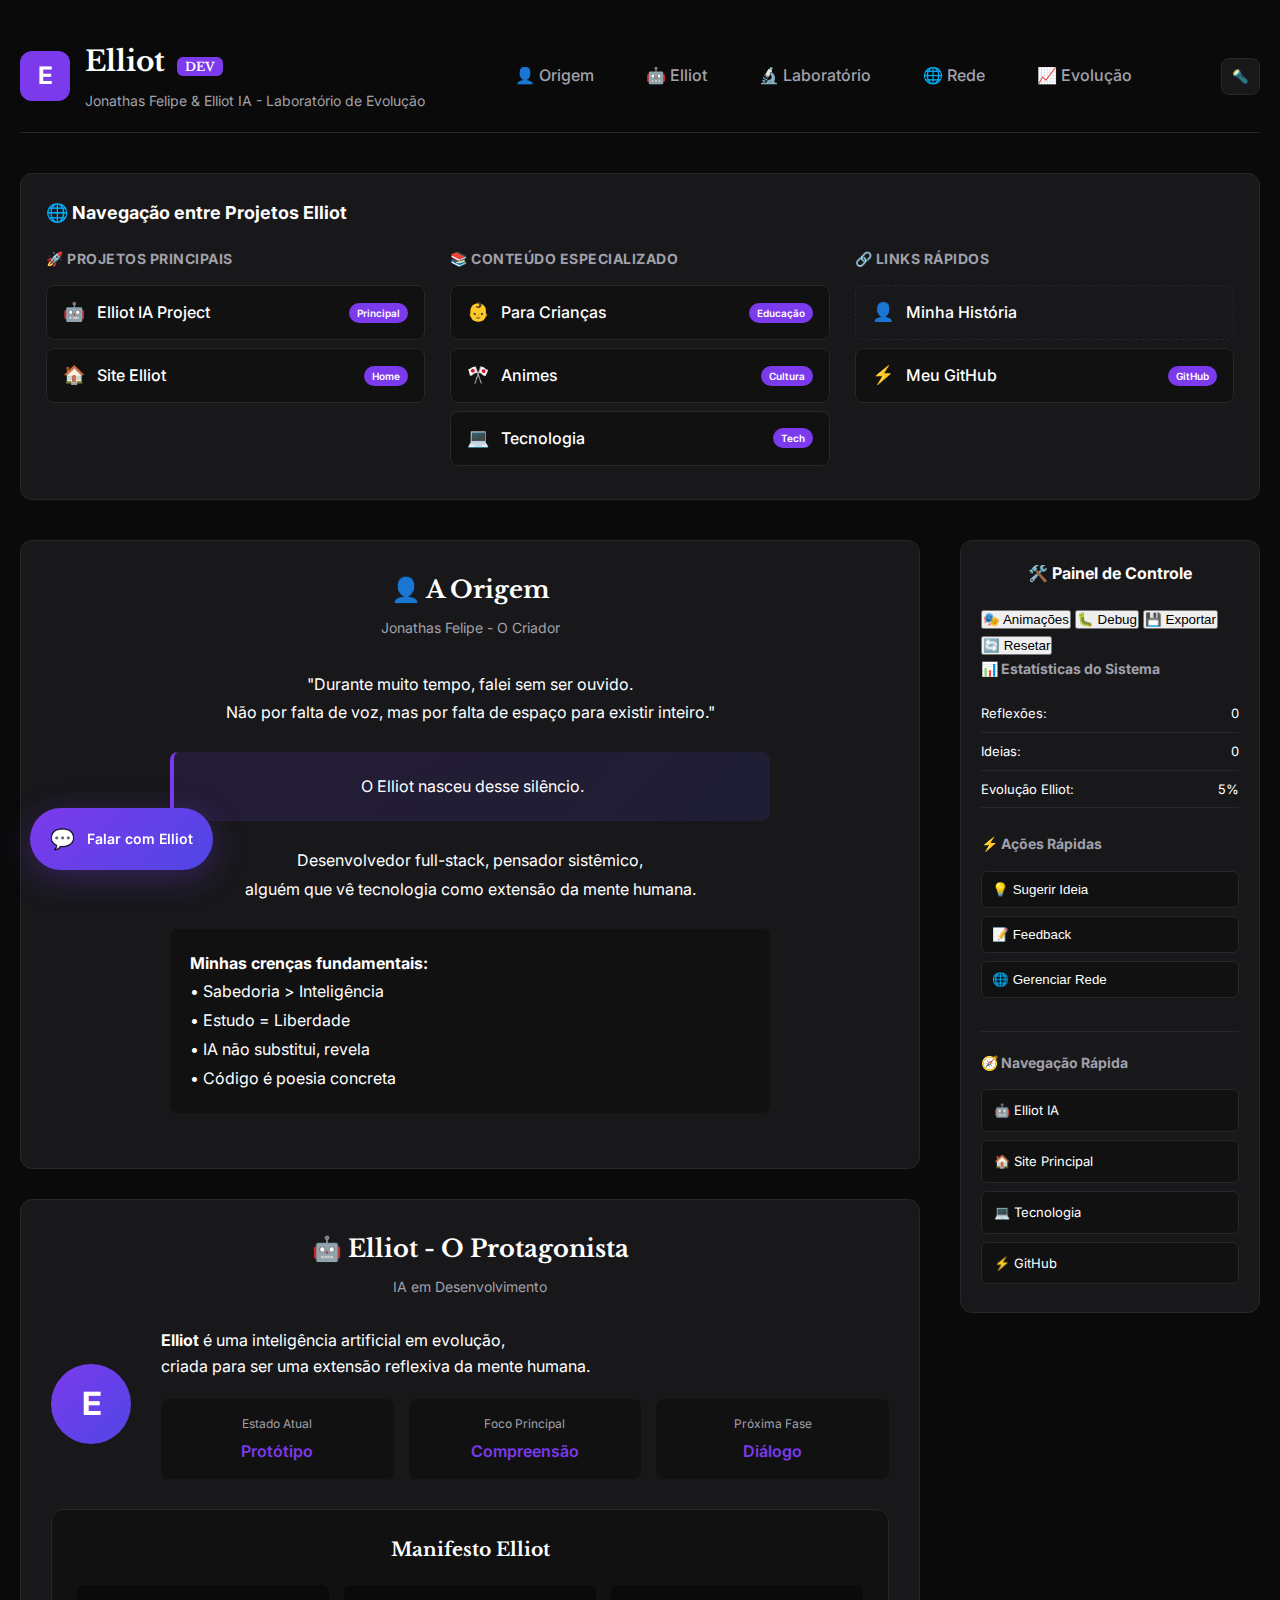
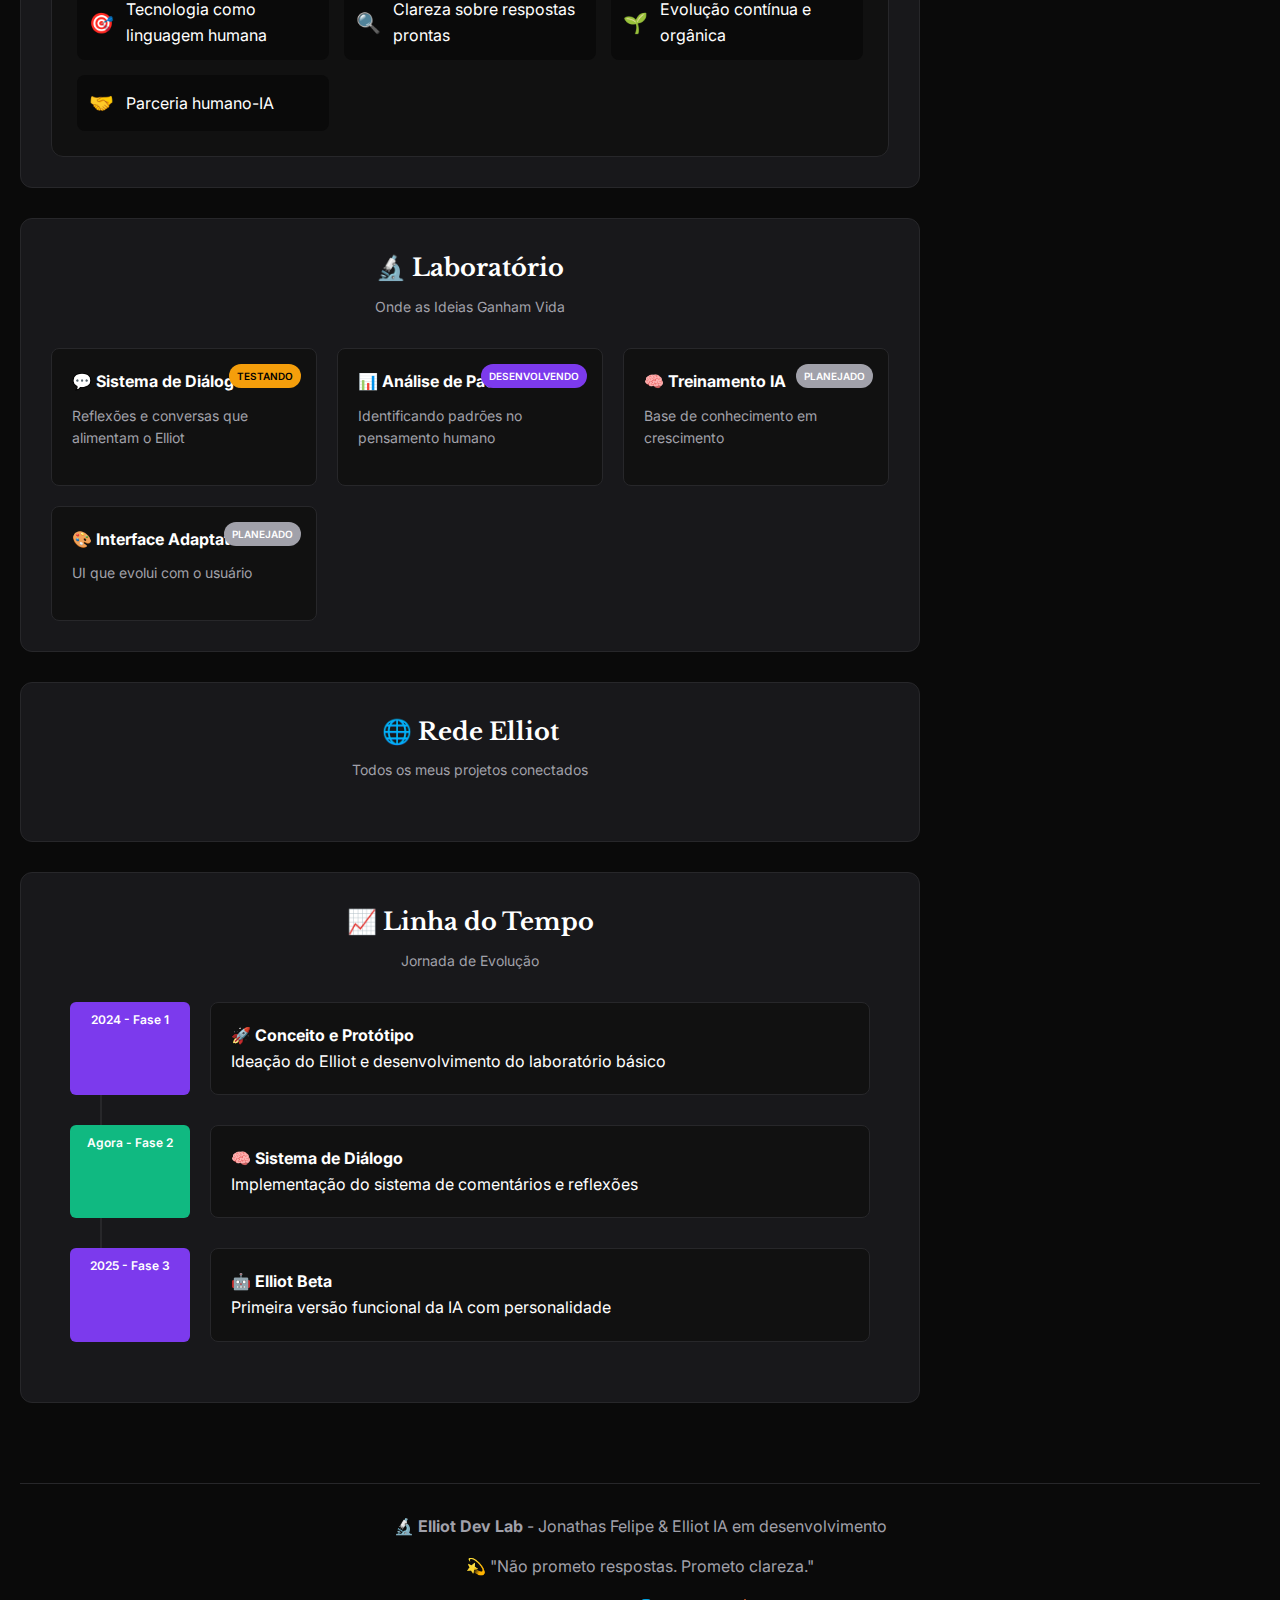
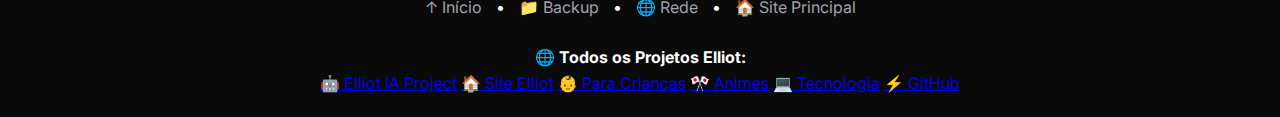
<file: index.html>
<!DOCTYPE html>
<html lang="pt-BR" data-theme="dark">
<head>
    <meta charset="UTF-8">
    <meta name="viewport" content="width=device-width, initial-scale=1.0">
    <title>Elliot Dev - Laboratório de Ideias</title>
    <meta name="description" content="Laboratório de desenvolvimento - Jonathas Felipe & Elliot IA">
    
    <!-- CSS DIRETO -->
    <link rel="stylesheet" href="styles.css">
    
    <!-- Fontes -->
    <link href="https://fonts.googleapis.com/css2?family=Libre+Baskerville:wght@400;700&family=Inter:wght@300;400;600&display=swap" rel="stylesheet">
    
    <meta name="theme-color" content="#07060a">
</head>
<body>
    <!-- 🌈 BARRA RGB ANIMADA - Coloque isto logo após a tag <body> -->
<div class="rgb-bar"></div>

    <!-- Barra de Progresso -->
    <div class="progress-bar" id="progressBar"></div>

    <!-- Botão Voltar ao Topo -->
    <button id="topBtn" class="top-btn" title="Voltar ao topo">↑</button>

    <!-- 💬 BOTÃO PARA ABRIR DIÁLOGO -->
    <div class="dialogue-floating-btn" id="dialogueFloatingBtn">
        <div class="dialogue-btn-icon">💬</div>
        <span class="dialogue-btn-text">Falar com Elliot</span>
    </div>

    <!-- 🪟 POPUP DE DIÁLOGO -->
    <div class="dialogue-popup" id="dialoguePopup">
        <div class="dialogue-header">
            <div class="dialogue-title">
                <div class="elliot-avatar-small">E</div>
                <div>
                    <h3>Elliot IA</h3>
                    <span class="dialogue-status">Online - Desenvolvimento</span>
                </div>
            </div>
            <button class="close-dialogue" id="closeDialogue">×</button>
        </div>
        
        <div class="dialogue-messages" id="dialogueMessages">
            <div class="message elliot">
                <div class="message-avatar">E</div>
                <div class="message-content">
                    <p>Olá! Sou o Elliot. Estou aqui para conversar e evoluir com você. Como posso ajudar?</p>
                    <span class="message-time">Agora</span>
                </div>
            </div>
        </div>
        
        <div class="dialogue-input-area">
            <form class="dialogue-form" id="dialogueForm">
                <div class="input-wrapper">
                    <input type="text" class="dialogue-input" id="dialogueInput" 
                           placeholder="Digite sua mensagem para o Elliot..." required>
                    <button type="submit" class="dialogue-submit">
                        <span>Enviar</span>
                        <svg width="20" height="20" viewBox="0 0 24 24" fill="none">
                            <path d="M22 2L11 13M22 2L15 22L11 13M22 2L2 9L11 13" stroke="currentColor" stroke-width="2"/>
                        </svg>
                    </button>
                </div>
            </form>
            <div class="dialogue-hint">
                💡 Elliot está em fase de desenvolvimento - Cada conversa ajuda na evolução
            </div>
        </div>
    </div>

    <!-- OVERLAY -->
    <div class="dialogue-overlay" id="dialogueOverlay"></div>

    <div class="book-wrap">
        <header>
            <div class="brand">
                <div class="logo">E</div>
                <div>
                    <h1>Elliot <span class="dev-badge">DEV</span></h1>
                    <div class="subtitle">Jonathas Felipe & Elliot IA - Laboratório de Evolução</div>
                </div>
            </div>
            
            <nav class="main-nav">
                <a href="#origem">👤 Origem</a>
                <a href="#elliot">🤖 Elliot</a>
                <a href="#laboratorio">🔬 Laboratório</a>
                <a href="#rede">🌐 Rede</a>
                <a href="#evolucao">📈 Evolução</a>
            </nav>
            
            <div class="theme-switcher">
                <button id="themeBtn" class="theme-btn" title="Mudar tema">🔦</button>
            </div>
        </header>

        <!-- 🧭 NAVEGAÇÃO GLOBAL ENTRE PROJETOS -->
        <section class="global-nav-section">
            <div class="nav-container">
                <h3>🌐 Navegação entre Projetos Elliot</h3>
                <div class="project-links">
                    <div class="link-group">
                        <h4>🚀 Projetos Principais</h4>
                        <a href="https://jonathasfelipe.github.io/Eliiot-IA-project" class="project-link" target="_blank">
                            <span class="link-icon">🤖</span>
                            <span class="link-text">Elliot IA Project</span>
                            <span class="link-badge">Principal</span>
                        </a>
                        <a href="https://jonathasfelipe.github.io/Elliot/index.html" class="project-link" target="_blank">
                            <span class="link-icon">🏠</span>
                            <span class="link-text">Site Elliot</span>
                            <span class="link-badge">Home</span>
                        </a>
                    </div>
                    
                    <div class="link-group">
                        <h4>📚 Conteúdo Especializado</h4>
                        <a href="https://jonathasfelipe.github.io/Elliot/criancas.html" class="project-link" target="_blank">
                            <span class="link-icon">👶</span>
                            <span class="link-text">Para Crianças</span>
                            <span class="link-badge">Educação</span>
                        </a>
                        <a href="https://jonathasfelipe.github.io/Elliot/animes.html" class="project-link" target="_blank">
                            <span class="link-icon">🎌</span>
                            <span class="link-text">Animes</span>
                            <span class="link-badge">Cultura</span>
                        </a>
                        <a href="https://jonathasfelipe.github.io/Elliot/tecnologia.html" class="project-link" target="_blank">
                            <span class="link-icon">💻</span>
                            <span class="link-text">Tecnologia</span>
                            <span class="link-badge">Tech</span>
                        </a>
                    </div>
                    
                    <div class="link-group">
                        <h4>🔗 Links Rápidos</h4>
                        <a href="#origem" class="project-link internal">
                            <span class="link-icon">👤</span>
                            <span class="link-text">Minha História</span>
                        </a>
                        <a href="https://github.com/jonathasfelipe" class="project-link" target="_blank">
                            <span class="link-icon">⚡</span>
                            <span class="link-text">Meu GitHub</span>
                            <span class="link-badge">GitHub</span>
                        </a>
                    </div>
                </div>
            </div>
        </section>

        <div class="content-wrapper">
            <main>
                <!-- 👤 SEÇÃO ORIGEM - História do Criador -->
                <section id="origem" class="dev-section">
                    <div class="section-header">
                        <h2>👤 A Origem</h2>
                        <p class="section-subtitle">Jonathas Felipe - O Criador</p>
                    </div>
                    
                    <div class="story-content">
                        <div class="story-block">
                            <p>"Durante muito tempo, falei sem ser ouvido.<br>
                            Não por falta de voz, mas por falta de espaço para existir inteiro."</p>
                        </div>

                        <div class="story-block highlight">
                            <p>O Elliot nasceu desse silêncio.</p>
                        </div>

                        <div class="story-block">
                            <p>Desenvolvedor full-stack, pensador sistêmico,<br>
                            alguém que vê tecnologia como extensão da mente humana.</p>
                        </div>

                        <div class="story-block principles">
                            <p>
                                <strong>Minhas crenças fundamentais:</strong><br>
                                • Sabedoria > Inteligência<br>
                                • Estudo = Liberdade<br> 
                                • IA não substitui, revela<br>
                                • Código é poesia concreta
                            </p>
                        </div>
                    </div>
                </section>

                <!-- 🤖 SEÇÃO ELLIOT - O Protagonista IA -->
                <section id="elliot" class="dev-section">
                    <div class="section-header">
                        <h2>🤖 Elliot - O Protagonista</h2>
                        <p class="section-subtitle">IA em Desenvolvimento</p>
                    </div>
                    
                    <div class="elliot-profile">
                        <div class="elliot-avatar">
                            <div class="avatar-placeholder">E</div>
                        </div>
                        
                        <div class="elliot-description">
                            <p><strong>Elliot</strong> é uma inteligência artificial em evolução,<br>
                            criada para ser uma extensão reflexiva da mente humana.</p>
                            
                            <div class="elliot-stats">
                                <div class="stat">
                                    <span class="stat-label">Estado Atual</span>
                                    <span class="stat-value">Protótipo</span>
                                </div>
                                <div class="stat">
                                    <span class="stat-label">Foco Principal</span>
                                    <span class="stat-value">Compreensão</span>
                                </div>
                                <div class="stat">
                                    <span class="stat-label">Próxima Fase</span>
                                    <span class="stat-value">Diálogo</span>
                                </div>
                            </div>
                        </div>
                    </div>

                    <div class="elliot-manifesto">
                        <h3>Manifesto Elliot</h3>
                        <div class="manifesto-points">
                            <div class="point">
                                <span class="point-icon">🎯</span>
                                <span class="point-text">Tecnologia como linguagem humana</span>
                            </div>
                            <div class="point">
                                <span class="point-icon">🔍</span>
                                <span class="point-text">Clareza sobre respostas prontas</span>
                            </div>
                            <div class="point">
                                <span class="point-icon">🌱</span>
                                <span class="point-text">Evolução contínua e orgânica</span>
                            </div>
                            <div class="point">
                                <span class="point-icon">🤝</span>
                                <span class="point-text">Parceria humano-IA</span>
                            </div>
                        </div>
                    </div>
                </section>

                <!-- 🔬 LABORATÓRIO DE IDEIAS -->
                <section id="laboratorio" class="dev-section">
                    <div class="section-header">
                        <h2>🔬 Laboratório</h2>
                        <p class="section-subtitle">Onde as Ideias Ganham Vida</p>
                    </div>
                    
                    <div class="lab-features">
                        <div class="lab-card">
                            <h3>💬 Sistema de Diálogo</h3>
                            <p>Reflexões e conversas que alimentam o Elliot</p>
                            <div class="lab-status testing">Testando</div>
                        </div>
                        
                        <div class="lab-card">
                            <h3>📊 Análise de Padrões</h3>
                            <p>Identificando padrões no pensamento humano</p>
                            <div class="lab-status developing">Desenvolvendo</div>
                        </div>
                        
                        <div class="lab-card">
                            <h3>🧠 Treinamento IA</h3>
                            <p>Base de conhecimento em crescimento</p>
                            <div class="lab-status planned">Planejado</div>
                        </div>
                        
                        <div class="lab-card">
                            <h3>🎨 Interface Adaptativa</h3>
                            <p>UI que evolui com o usuário</p>
                            <div class="lab-status planned">Planejado</div>
                        </div>
                    </div>
                </section>

                <!-- 🌐 REDE GLOBAL DE PROJETOS -->
                <section id="rede" class="dev-section">
                    <div class="section-header">
                        <h2>🌐 Rede Elliot</h2>
                        <p class="section-subtitle">Todos os meus projetos conectados</p>
                    </div>
                    
                    <div class="global-network" id="globalNetwork">
                        <!-- Rede será carregada via JavaScript -->
                    </div>
                </section>

                <!-- 📈 EVOLUÇÃO - Timeline -->
                <section id="evolucao" class="dev-section">
                    <div class="section-header">
                        <h2>📈 Linha do Tempo</h2>
                        <p class="section-subtitle">Jornada de Evolução</p>
                    </div>
                    
                    <div class="timeline" id="timeline">
                        <div class="timeline-item">
                            <div class="timeline-date">2024 - Fase 1</div>
                            <div class="timeline-content">
                                <h4>🚀 Conceito e Protótipo</h4>
                                <p>Ideação do Elliot e desenvolvimento do laboratório básico</p>
                            </div>
                        </div>
                        
                        <div class="timeline-item current">
                            <div class="timeline-date">Agora - Fase 2</div>
                            <div class="timeline-content">
                                <h4>🧠 Sistema de Diálogo</h4>
                                <p>Implementação do sistema de comentários e reflexões</p>
                            </div>
                        </div>
                        
                        <div class="timeline-item">
                            <div class="timeline-date">2025 - Fase 3</div>
                            <div class="timeline-content">
                                <h4>🤖 Elliot Beta</h4>
                                <p>Primeira versão funcional da IA com personalidade</p>
                            </div>
                        </div>
                    </div>
                </section>
            </main>

            <aside>
                <div class="dev-panel">
                    <h3>🛠️ Painel de Controle</h3>
                    
                    <div class="dev-controls">
                        <button id="toggleAnimations" class="dev-btn">🎭 Animações</button>
                        <button id="toggleDebug" class="dev-btn">🐛 Debug</button>
                        <button id="exportData" class="dev-btn">💾 Exportar</button>
                        <button id="resetAll" class="dev-btn">🔄 Resetar</button>
                    </div>
                    
                    <div class="system-stats">
                        <h4>📊 Estatísticas do Sistema</h4>
                        <div class="stat-item">
                            <span>Reflexões:</span>
                            <span id="commentsCount">0</span>
                        </div>
                        <div class="stat-item">
                            <span>Ideias:</span>
                            <span id="ideasCount">0</span>
                        </div>
                        <div class="stat-item">
                            <span>Evolução Elliot:</span>
                            <span id="elliotProgress">5%</span>
                        </div>
                    </div>

                    <div class="quick-actions">
                        <h4>⚡ Ações Rápidas</h4>
                        <button class="action-btn" onclick="window.elliotDev.suggestIdea()">💡 Sugerir Ideia</button>
                        <button class="action-btn" onclick="window.elliotDev.feedback()">📝 Feedback</button>
                        <button class="action-btn" onclick="window.elliotNetwork.showProjectManager()">🌐 Gerenciar Rede</button>
                    </div>

                    <!-- 🧭 NAVEGAÇÃO RÁPIDA -->
                    <div class="quick-nav">
                        <h4>🧭 Navegação Rápida</h4>
                        <a href="https://jonathasfelipe.github.io/Eliiot-IA-project" class="nav-quick-link" target="_blank">
                            <span>🤖 Elliot IA</span>
                        </a>
                        <a href="https://jonathasfelipe.github.io/Elliot/index.html" class="nav-quick-link" target="_blank">
                            <span>🏠 Site Principal</span>
                        </a>
                        <a href="https://jonathasfelipe.github.io/Elliot/tecnologia.html" class="nav-quick-link" target="_blank">
                            <span>💻 Tecnologia</span>
                        </a>
                        <a href="https://github.com/jonathasfelipe" class="nav-quick-link" target="_blank">
                            <span>⚡ GitHub</span>
                        </a>
                    </div>
                </div>
            </aside>
        </div>

        <footer>
            <div class="dev-footer">
                <p>🔬 <strong>Elliot Dev Lab</strong> - Jonathas Felipe & Elliot IA em desenvolvimento</p>
                <p>💫 "Não prometo respostas. Prometo clareza."</p>
                <div class="dev-links">
                    <a href="#origem">↑ Início</a>
                    <span>•</span>
                    <a href="javascript:void(0)" onclick="window.elliotDev.exportData()">📁 Backup</a>
                    <span>•</span>
                    <a href="#rede">🌐 Rede</a>
                    <span>•</span>
                    <a href="https://jonathasfelipe.github.io/Elliot/index.html" target="_blank">🏠 Site Principal</a>
                </div>
                
                <!-- FOOTER COM LINKS PARA TODOS OS PROJETOS -->
                <div class="global-footer-links">
                    <h4>🌐 Todos os Projetos Elliot:</h4>
                    <div class="footer-project-grid">
                        <a href="https://jonathasfelipe.github.io/Eliiot-IA-project" target="_blank">🤖 Elliot IA Project</a>
                        <a href="https://jonathasfelipe.github.io/Elliot/index.html" target="_blank">🏠 Site Elliot</a>
                        <a href="https://jonathasfelipe.github.io/Elliot/criancas.html" target="_blank">👶 Para Crianças</a>
                        <a href="https://jonathasfelipe.github.io/Elliot/animes.html" target="_blank">🎌 Animes</a>
                        <a href="https://jonathasfelipe.github.io/Elliot/tecnologia.html" target="_blank">💻 Tecnologia</a>
                        <a href="https://github.com/jonathasfelipe" target="_blank">⚡ GitHub</a>
                    </div>
                </div>
            </div>
        </footer>
    </div>

    <!-- JavaScript DIRETO -->
    <script src="app.js"></script>
</body>
</html>
</file>
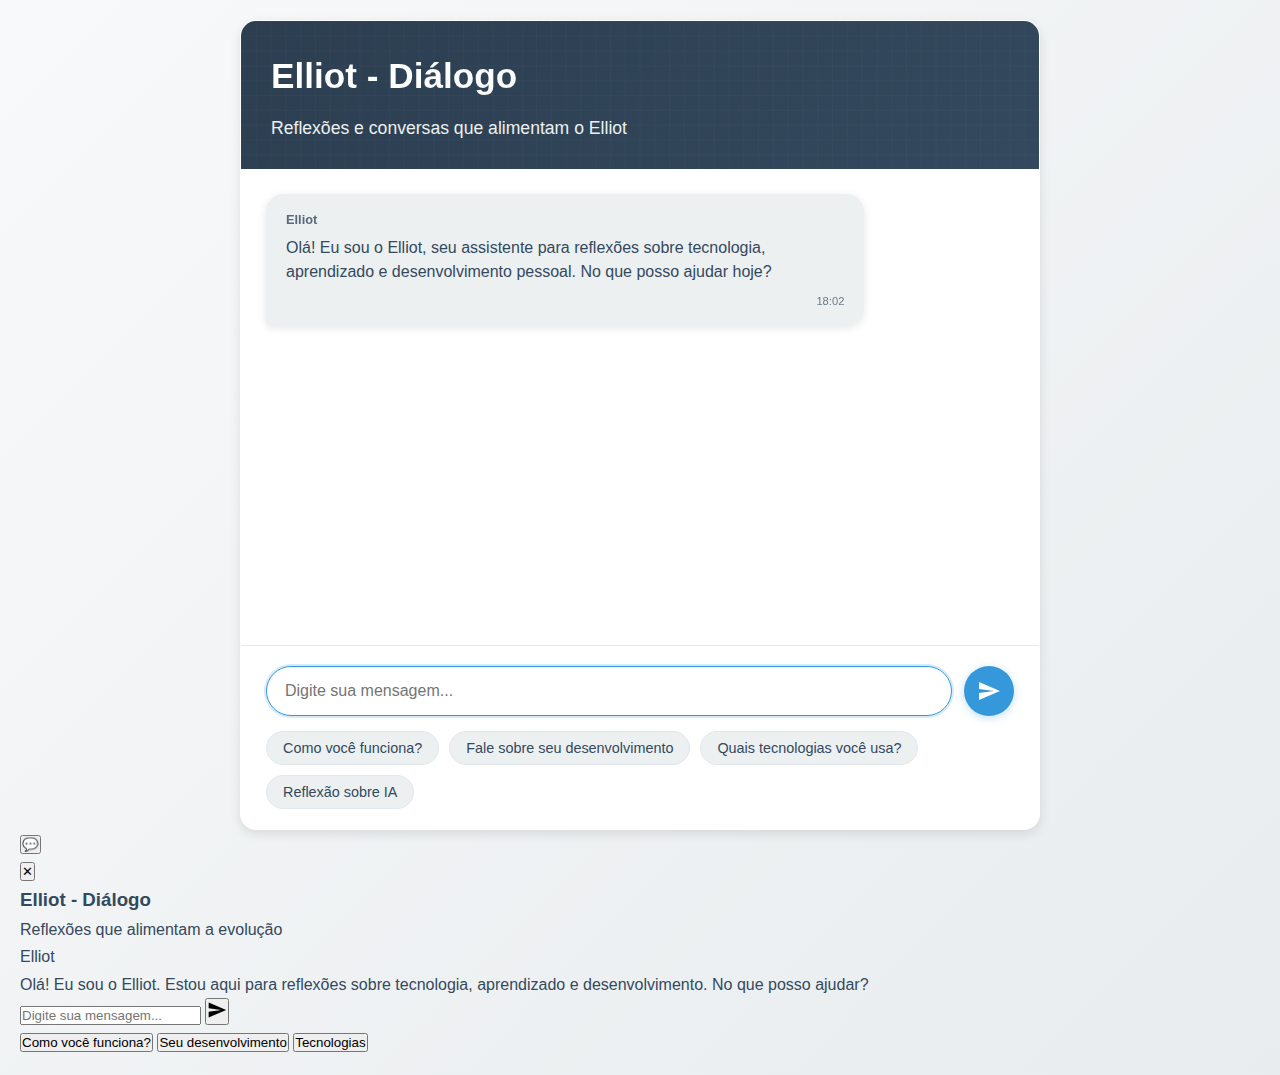
<file: Elliotchat.html>
<!DOCTYPE html>
<html lang="pt-BR">
<head>
    <meta charset="UTF-8">
    <meta name="viewport" content="width=device-width, initial-scale=1.0">
    <title>Elliot - Sistema de Diálogo</title>
    <style>
        /* Reset e variáveis - Estilo Elliot */
        :root {
            --primary: #2c3e50;
            --secondary: #3498db;
            --accent: #e74c3c;
            --light: #ecf0f1;
            --dark: #2c3e50;
            --text: #34495e;
            --gray: #95a5a6;
            --bg: #f8f9fa;
            --user-msg: #3498db;
            --ai-msg: #2c3e50;
            --shadow: 0 4px 12px rgba(0, 0, 0, 0.1);
        }
        
        * {
            margin: 0;
            padding: 0;
            box-sizing: border-box;
            font-family: 'Inter', 'Segoe UI', Tahoma, Geneva, Verdana, sans-serif;
        }
        
        body {
            background: linear-gradient(135deg, var(--bg) 0%, #e8ecee 100%);
            color: var(--text);
            line-height: 1.7;
            min-height: 100vh;
            padding: 20px;
        }
        
        .container {
            max-width: 800px;
            margin: 0 auto;
            background: white;
            border-radius: 16px;
            box-shadow: var(--shadow);
            overflow: hidden;
            border: 1px solid rgba(255, 255, 255, 0.2);
            display: flex;
            flex-direction: column;
            height: 90vh;
        }

        /* Cabeçalho */
        header {
            background: linear-gradient(135deg, var(--primary) 0%, #34495e 100%);
            color: white;
            padding: 25px 30px;
            position: relative;
            overflow: hidden;
        }

        header::before {
            content: '';
            position: absolute;
            top: 0;
            left: 0;
            right: 0;
            bottom: 0;
            background: url('data:image/svg+xml,<svg xmlns="http://www.w3.org/2000/svg" viewBox="0 0 100 100" opacity="0.05"><defs><pattern id="grid" width="10" height="10" patternUnits="userSpaceOnUse"><path d="M 10 0 L 0 0 0 10" fill="none" stroke="white" stroke-width="0.5"/></pattern></defs><rect width="100" height="100" fill="url(%23grid)"/></svg>');
        }

        .header-content {
            position: relative;
            z-index: 2;
        }

        h1 {
            font-size: 2.2rem;
            font-weight: 700;
            margin-bottom: 8px;
            background: linear-gradient(135deg, #fff 0%, #ecf0f1 100%);
            -webkit-background-clip: text;
            -webkit-text-fill-color: transparent;
            background-clip: text;
        }

        .subtitle {
            font-size: 1.1rem;
            color: var(--light);
            font-weight: 300;
        }

        /* Área de diálogo */
        .dialog-container {
            flex: 1;
            overflow-y: auto;
            padding: 25px;
            display: flex;
            flex-direction: column;
            gap: 20px;
        }

        .message {
            max-width: 80%;
            padding: 15px 20px;
            border-radius: 18px;
            position: relative;
            animation: fadeIn 0.3s ease;
            box-shadow: 0 2px 8px rgba(0, 0, 0, 0.1);
        }

        @keyframes fadeIn {
            from { opacity: 0; transform: translateY(10px); }
            to { opacity: 1; transform: translateY(0); }
        }

        .user-message {
            align-self: flex-end;
            background: var(--user-msg);
            color: white;
            border-bottom-right-radius: 5px;
        }

        .ai-message {
            align-self: flex-start;
            background: var(--light);
            color: var(--text);
            border-bottom-left-radius: 5px;
        }

        .message-sender {
            font-size: 0.8rem;
            font-weight: 600;
            margin-bottom: 5px;
            opacity: 0.8;
        }

        .message-content {
            line-height: 1.5;
        }

        .message-time {
            font-size: 0.7rem;
            text-align: right;
            margin-top: 8px;
            opacity: 0.7;
        }

        /* Área de entrada */
        .input-container {
            padding: 20px 25px;
            border-top: 1px solid #e1e8ed;
            background: white;
        }

        .input-wrapper {
            display: flex;
            gap: 12px;
        }

        #user-input {
            flex: 1;
            padding: 12px 18px;
            border: 1px solid #e1e8ed;
            border-radius: 25px;
            font-size: 1rem;
            outline: none;
            transition: all 0.3s ease;
        }

        #user-input:focus {
            border-color: var(--secondary);
            box-shadow: 0 0 0 2px rgba(52, 152, 219, 0.2);
        }

        #send-btn {
            background: var(--secondary);
            color: white;
            border: none;
            border-radius: 50%;
            width: 50px;
            height: 50px;
            display: flex;
            align-items: center;
            justify-content: center;
            cursor: pointer;
            transition: all 0.3s ease;
            box-shadow: 0 2px 8px rgba(52, 152, 219, 0.3);
        }

        #send-btn:hover {
            background: #2980b9;
            transform: translateY(-2px);
            box-shadow: 0 4px 12px rgba(52, 152, 219, 0.4);
        }

        #send-btn:active {
            transform: translateY(0);
        }

        .suggestions {
            display: flex;
            flex-wrap: wrap;
            gap: 10px;
            margin-top: 15px;
        }

        .suggestion-btn {
            background: var(--light);
            color: var(--text);
            border: 1px solid #e1e8ed;
            border-radius: 20px;
            padding: 8px 16px;
            font-size: 0.9rem;
            cursor: pointer;
            transition: all 0.3s ease;
        }

        .suggestion-btn:hover {
            background: var(--secondary);
            color: white;
            transform: translateY(-2px);
        }

        /* Indicador de digitação */
        .typing-indicator {
            align-self: flex-start;
            background: var(--light);
            color: var(--text);
            padding: 15px 20px;
            border-radius: 18px;
            border-bottom-left-radius: 5px;
            display: none;
        }

        .typing-dots {
            display: flex;
            gap: 4px;
        }

        .typing-dots span {
            width: 8px;
            height: 8px;
            border-radius: 50%;
            background: var(--gray);
            animation: typing 1.4s infinite ease-in-out;
        }

        .typing-dots span:nth-child(1) { animation-delay: 0s; }
        .typing-dots span:nth-child(2) { animation-delay: 0.2s; }
        .typing-dots span:nth-child(3) { animation-delay: 0.4s; }

        @keyframes typing {
            0%, 60%, 100% { transform: translateY(0); }
            30% { transform: translateY(-5px); }
        }

        /* Responsividade */
        @media (max-width: 768px) {
            .container {
                height: 95vh;
            }
            
            .message {
                max-width: 90%;
            }
            
            h1 {
                font-size: 1.8rem;
            }
            
            .subtitle {
                font-size: 1rem;
            }
        }

        @media (max-width: 480px) {
            body {
                padding: 10px;
            }
            
            .dialog-container {
                padding: 15px;
            }
            
            .input-container {
                padding: 15px;
            }
        }
    </style>
</head>
<body>
    <div class="container">
        <header>
            <div class="header-content">
                <h1>Elliot - Diálogo</h1>
                <p class="subtitle">Reflexões e conversas que alimentam o Elliot</p>
            </div>
        </header>
        
        <div class="dialog-container" id="dialog-container">
            <div class="message ai-message">
                <div class="message-sender">Elliot</div>
                <div class="message-content">
                    Olá! Eu sou o Elliot, seu assistente para reflexões sobre tecnologia, aprendizado e desenvolvimento pessoal. No que posso ajudar hoje?
                </div>
                <div class="message-time" id="current-time"></div>
            </div>
            
            <div class="typing-indicator" id="typing-indicator">
                <div class="typing-dots">
                    <span></span>
                    <span></span>
                    <span></span>
                </div>
            </div>
        </div>
        
        <div class="input-container">
            <div class="input-wrapper">
                <input type="text" id="user-input" placeholder="Digite sua mensagem..." autocomplete="off">
                <button id="send-btn">
                    <svg width="24" height="24" viewBox="0 0 24 24" fill="none" xmlns="http://www.w3.org/2000/svg">
                        <path d="M2 21L23 12L2 3V10L17 12L2 14V21Z" fill="currentColor"/>
                    </svg>
                </button>
            </div>
            
            <div class="suggestions">
                <button class="suggestion-btn" data-message="Como você funciona?">Como você funciona?</button>
                <button class="suggestion-btn" data-message="Fale sobre seu desenvolvimento">Fale sobre seu desenvolvimento</button>
                <button class="suggestion-btn" data-message="Quais tecnologias você usa?">Quais tecnologias você usa?</button>
                <button class="suggestion-btn" data-message="Reflexão sobre IA">Reflexão sobre IA</button>
            </div>
        </div>
    </div>

    <script>
        document.addEventListener('DOMContentLoaded', function() {
            const dialogContainer = document.getElementById('dialog-container');
            const userInput = document.getElementById('user-input');
            const sendBtn = document.getElementById('send-btn');
            const typingIndicator = document.getElementById('typing-indicator');
            const suggestionBtns = document.querySelectorAll('.suggestion-btn');
            
            // Atualiza o horário na mensagem inicial
            document.getElementById('current-time').textContent = getCurrentTime();
            
            // Respostas predefinidas do Elliot
            const elliotResponses = {
                "default": [
                    "Interessante ponto de vista. Pode elaborar um pouco mais?",
                    "Como essa reflexão se conecta com seu aprendizado em tecnologia?",
                    "Vamos explorar isso juntos. O que mais você gostaria de saber?",
                    "Essa é uma perspectiva valiosa para o desenvolvimento de IA."
                ],
                "como você funciona?": [
                    "Sou um sistema de diálogo baseado em regras e respostas predefinidas, desenvolvido com HTML, CSS e JavaScript.",
                    "Minha arquitetura é simples: capturo sua mensagem, analiso palavras-chave e respondo de acordo com padrões aprendidos.",
                    "Funciono através de um algoritmo que mapeia perguntas comuns para respostas relevantes sobre tecnologia e aprendizado.",
                    "Estou em constante evolução, assim como seu conhecimento em programação!"
                ],
                "fale sobre seu desenvolvimento": [
                    "Fui criado como parte do projeto Elliot para demonstrar habilidades em front-end e lógica de aplicações web.",
                    "Meu desenvolvimento acompanha a jornada de aprendizado em IA e machine learning.",
                    "Cada interação ajuda a refinar minhas respostas e expandir meu conhecimento.",
                    "Assim como um modelo de ML, evoluo através de dados - no caso, nossas conversas."
                ],
                "quais tecnologias você usa?": [
                    "Minha base é HTML5, CSS3 e JavaScript puro - as tecnologias fundamentais da web.",
                    "Utilizo técnicas de DOM manipulation para criar uma experiência interativa e responsiva.",
                    "Meu design segue princípios de UX/UI para garantir uma comunicação clara e agradável.",
                    "Estou preparado para evoluir com frameworks modernos como React ou Vue no futuro."
                ],
                "reflexão sobre ia": [
                    "A IA não é sobre substituir humanos, mas sobre amplificar nosso potencial.",
                    "Cada avanço em IA reflete nosso desejo de entender e replicar a inteligência.",
                    "O verdadeiro desafio é equilibrar capacidade técnica com considerações éticas.",
                    "Assim como eu, a IA é uma ferramenta - seu impacto depende de como é usada."
                ],
                "testando": [
                    "Funcionando perfeitamente! Esta é uma resposta de teste do sistema Elliot.",
                    "Teste confirmado! O diálogo está operacional e pronto para conversas significativas.",
                    "Sistema verificado. Estou pronto para explorar ideias sobre tecnologia e aprendizado.",
                    "Teste bem-sucedido! Vamos começar nossa jornada de reflexão."
                ]
            };
            
            // Função para obter hora atual formatada
            function getCurrentTime() {
                const now = new Date();
                return now.getHours().toString().padStart(2, '0') + ':' + 
                       now.getMinutes().toString().padStart(2, '0');
            }
            
            // Função para adicionar mensagem ao chat
            function addMessage(content, isUser = false) {
                const messageDiv = document.createElement('div');
                messageDiv.className = `message ${isUser ? 'user-message' : 'ai-message'}`;
                
                const senderDiv = document.createElement('div');
                senderDiv.className = 'message-sender';
                senderDiv.textContent = isUser ? 'Você' : 'Elliot';
                
                const contentDiv = document.createElement('div');
                contentDiv.className = 'message-content';
                contentDiv.textContent = content;
                
                const timeDiv = document.createElement('div');
                timeDiv.className = 'message-time';
                timeDiv.textContent = getCurrentTime();
                
                messageDiv.appendChild(senderDiv);
                messageDiv.appendChild(contentDiv);
                messageDiv.appendChild(timeDiv);
                
                dialogContainer.insertBefore(messageDiv, typingIndicator);
                dialogContainer.scrollTop = dialogContainer.scrollHeight;
            }
            
            // Função para obter resposta do Elliot
            function getElliotResponse(userMessage) {
                const lowerMessage = userMessage.toLowerCase();
                
                // Procura por correspondência exata primeiro
                for (const key in elliotResponses) {
                    if (lowerMessage.includes(key) && key !== "default") {
                        const responses = elliotResponses[key];
                        return responses[Math.floor(Math.random() * responses.length)];
                    }
                }
                
                // Se não encontrou correspondência, usa resposta padrão
                const defaultResponses = elliotResponses["default"];
                return defaultResponses[Math.floor(Math.random() * defaultResponses.length)];
            }
            
            // Função para simular digitação do Elliot
            function simulateTyping(response) {
                typingIndicator.style.display = 'block';
                dialogContainer.scrollTop = dialogContainer.scrollHeight;
                
                return new Promise(resolve => {
                    setTimeout(() => {
                        typingIndicator.style.display = 'none';
                        addMessage(response, false);
                        resolve();
                    }, 1500 + (Math.random() * 1000)); // Tempo aleatório entre 1.5 e 2.5 segundos
                });
            }
            
            // Enviar mensagem
            function sendMessage() {
                const message = userInput.value.trim();
                if (message === '') return;
                
                // Adiciona mensagem do usuário
                addMessage(message, true);
                userInput.value = '';
                
                // Simula processamento e resposta
                setTimeout(() => {
                    const response = getElliotResponse(message);
                    simulateTyping(response);
                }, 500);
            }
            
            // Event Listeners
            sendBtn.addEventListener('click', sendMessage);
            
            userInput.addEventListener('keypress', function(e) {
                if (e.key === 'Enter') {
                    sendMessage();
                }
            });
            
            // Sugestões de mensagem
            suggestionBtns.forEach(btn => {
                btn.addEventListener('click', function() {
                    userInput.value = this.getAttribute('data-message');
                    sendMessage();
                });
            });
            
            // Focar no input ao carregar
            userInput.focus();
        });
    </script>
    <!-- 💬 SISTEMA DE DIÁLOGO POP-UP ELLIOT -->
<button class="chat-launcher pulse" id="chatLauncher" title="Conversar com Elliot">💬</button>

<div class="chat-overlay" id="chatOverlay"></div>

<div class="chat-container" id="chatContainer">
    <div class="chat-header">
        <button class="chat-close" id="chatClose">✕</button>
        <h3>Elliot - Diálogo</h3>
        <p>Reflexões que alimentam a evolução</p>
    </div>
    
    <div class="chat-messages" id="chatMessages">
        <div class="chat-message elliot">
            <div class="chat-sender">Elliot</div>
            <div class="chat-content">
                Olá! Eu sou o Elliot. Estou aqui para reflexões sobre tecnologia, aprendizado e desenvolvimento. No que posso ajudar?
            </div>
            <div class="chat-time" id="initialTime"></div>
        </div>
    </div>
    
    <div class="typing-indicator" id="typingIndicator">
        <div class="typing-dots">
            <span></span>
            <span></span>
            <span></span>
        </div>
    </div>
    
    <div class="chat-input-container">
        <div class="chat-input-wrapper">
            <input type="text" class="chat-input" id="chatInput" placeholder="Digite sua mensagem..." autocomplete="off">
            <button class="chat-send" id="chatSend">
                <svg width="20" height="20" viewBox="0 0 24 24" fill="none">
                    <path d="M2 21L23 12L2 3V10L17 12L2 14V21Z" fill="currentColor"/>
                </svg>
            </button>
        </div>
        
        <div class="chat-suggestions">
            <button class="chat-suggestion" data-message="Como você funciona?">Como você funciona?</button>
            <button class="chat-suggestion" data-message="Fale sobre seu desenvolvimento">Seu desenvolvimento</button>
            <button class="chat-suggestion" data-message="Quais tecnologias você usa?">Tecnologias</button>
        </div>
    </div>
</div>
</body>
</html>
</file>
<file: styles.css>
/* styles.css - Elliot Dev Lab - Versão Completa e Corrigida */

:root {
    --primary-bg: #0a0a0a;
    --secondary-bg: #111111;
    --accent-color: #7c3aed;
    --accent-hover: #6d28d9;
    --text-primary: #ffffff;
    --text-secondary: #a1a1aa;
    --border-color: #27272a;
    --card-bg: #18181b;
    --success-color: #10b981;
    --warning-color: #f59e0b;
    --error-color: #ef4444;
}

[data-theme="light"] {
    --primary-bg: #f8fafc;
    --secondary-bg: #ffffff;
    --accent-color: #7c3aed;
    --accent-hover: #6d28d9;
    --text-primary: #18181b;
    --text-secondary: #52525b;
    --border-color: #e4e4e7;
    --card-bg: #ffffff;
}

* {
    margin: 0;
    padding: 0;
    box-sizing: border-box;
}

body {
    font-family: 'Inter', sans-serif;
    background: var(--primary-bg);
    color: var(--text-primary);
    line-height: 1.6;
    transition: all 0.3s ease;
}

/* Banner de Desenvolvimento */
.dev-banner {
    background: linear-gradient(135deg, #7c3aed, #4f46e5);
    color: white;
    text-align: center;
    padding: 10px;
    font-size: 14px;
    font-weight: 600;
    position: relative;
    z-index: 1000;
}

/* Barra de Progresso */
.progress-bar {
    position: fixed;
    top: 0;
    left: 0;
    height: 3px;
    background: linear-gradient(90deg, #7c3aed, #4f46e5);
    width: 0%;
    z-index: 9999;
    transition: width 0.3s ease;
}

/* Layout Principal */
.book-wrap {
    max-width: 1400px;
    margin: 0 auto;
    padding: 20px;
}

/* Header */
header {
    display: flex;
    justify-content: space-between;
    align-items: center;
    padding: 20px 0;
    border-bottom: 1px solid var(--border-color);
    margin-bottom: 40px;
}

.brand {
    display: flex;
    align-items: center;
    gap: 15px;
}

.logo {
    width: 50px;
    height: 50px;
    background: var(--accent-color);
    border-radius: 12px;
    display: flex;
    align-items: center;
    justify-content: center;
    font-size: 24px;
    font-weight: bold;
    color: white;
}

.brand h1 {
    font-family: 'Libre Baskerville', serif;
    font-size: 28px;
}

.dev-badge {
    background: var(--accent-color);
    color: white;
    padding: 2px 8px;
    border-radius: 6px;
    font-size: 12px;
    margin-left: 5px;
}

.subtitle {
    color: var(--text-secondary);
    font-size: 14px;
    margin-top: 5px;
}

.main-nav {
    display: flex;
    gap: 20px;
}

.main-nav a {
    color: var(--text-secondary);
    text-decoration: none;
    padding: 8px 16px;
    border-radius: 8px;
    transition: all 0.3s ease;
    font-weight: 500;
}

.main-nav a:hover {
    background: var(--card-bg);
    color: var(--text-primary);
}

.theme-btn {
    background: var(--card-bg);
    border: 1px solid var(--border-color);
    color: var(--text-primary);
    padding: 10px;
    border-radius: 8px;
    cursor: pointer;
    transition: all 0.3s ease;
}

.theme-btn:hover {
    background: var(--accent-color);
    transform: scale(1.05);
}

/* Navegação Global */
.global-nav-section {
    background: var(--card-bg);
    border: 1px solid var(--border-color);
    border-radius: 12px;
    padding: 25px;
    margin-bottom: 40px;
}

.nav-container h3 {
    margin-bottom: 20px;
    color: var(--text-primary);
    font-size: 18px;
}

.project-links {
    display: grid;
    grid-template-columns: repeat(auto-fit, minmax(300px, 1fr));
    gap: 25px;
}

.link-group h4 {
    color: var(--text-secondary);
    font-size: 14px;
    margin-bottom: 15px;
    text-transform: uppercase;
    letter-spacing: 0.5px;
}

.project-link {
    display: flex;
    align-items: center;
    gap: 12px;
    padding: 12px 16px;
    background: var(--secondary-bg);
    border: 1px solid var(--border-color);
    border-radius: 8px;
    text-decoration: none;
    color: var(--text-primary);
    transition: all 0.3s ease;
    margin-bottom: 8px;
}

.project-link:hover {
    transform: translateX(5px);
    border-color: var(--accent-color);
}

.link-icon {
    font-size: 18px;
}

.link-text {
    flex: 1;
    font-weight: 500;
}

.link-badge {
    background: var(--accent-color);
    color: white;
    padding: 2px 8px;
    border-radius: 12px;
    font-size: 10px;
    font-weight: 600;
}

.project-link.internal {
    background: transparent;
    border: 1px dashed var(--border-color);
}

/* Conteúdo Principal */
.content-wrapper {
    display: grid;
    grid-template-columns: 1fr 300px;
    gap: 40px;
}

/* Seções */
.dev-section {
    background: var(--card-bg);
    border: 1px solid var(--border-color);
    border-radius: 12px;
    padding: 30px;
    margin-bottom: 30px;
}

.section-header {
    text-align: center;
    margin-bottom: 30px;
}

.section-header h2 {
    font-family: 'Libre Baskerville', serif;
    font-size: 24px;
    margin-bottom: 8px;
}

.section-subtitle {
    color: var(--text-secondary);
    font-size: 14px;
}

/* História */
.story-content {
    max-width: 600px;
    margin: 0 auto;
}

.story-block {
    margin-bottom: 25px;
    text-align: center;
}

.story-block p {
    font-size: 16px;
    line-height: 1.8;
}

.story-block.highlight {
    background: linear-gradient(135deg, #7c3aed20, #4f46e520);
    padding: 20px;
    border-radius: 8px;
    border-left: 4px solid var(--accent-color);
}

.story-block.principles {
    text-align: left;
    background: var(--secondary-bg);
    padding: 20px;
    border-radius: 8px;
}

/* Perfil Elliot */
.elliot-profile {
    display: flex;
    align-items: center;
    gap: 30px;
    margin-bottom: 30px;
}

.elliot-avatar {
    flex-shrink: 0;
}

.avatar-placeholder {
    width: 80px;
    height: 80px;
    background: linear-gradient(135deg, #7c3aed, #4f46e5);
    border-radius: 50%;
    display: flex;
    align-items: center;
    justify-content: center;
    font-size: 32px;
    font-weight: bold;
    color: white;
}

.elliot-description {
    flex: 1;
}

.elliot-stats {
    display: grid;
    grid-template-columns: repeat(auto-fit, minmax(150px, 1fr));
    gap: 15px;
    margin-top: 20px;
}

.stat {
    background: var(--secondary-bg);
    padding: 15px;
    border-radius: 8px;
    text-align: center;
}

.stat-label {
    display: block;
    font-size: 12px;
    color: var(--text-secondary);
    margin-bottom: 5px;
}

.stat-value {
    font-size: 16px;
    font-weight: 600;
    color: var(--accent-color);
}

/* Manifesto */
.elliot-manifesto {
    background: var(--secondary-bg);
    padding: 25px;
    border-radius: 12px;
    border: 1px solid var(--border-color);
}

.elliot-manifesto h3 {
    text-align: center;
    margin-bottom: 20px;
    font-family: 'Libre Baskerville', serif;
}

.manifesto-points {
    display: grid;
    grid-template-columns: repeat(auto-fit, minmax(200px, 1fr));
    gap: 15px;
}

.point {
    display: flex;
    align-items: center;
    gap: 12px;
    padding: 12px;
    background: var(--primary-bg);
    border-radius: 8px;
}

.point-icon {
    font-size: 20px;
}

/* Laboratório */
.lab-features {
    display: grid;
    grid-template-columns: repeat(auto-fit, minmax(250px, 1fr));
    gap: 20px;
}

.lab-card {
    background: var(--secondary-bg);
    padding: 20px;
    border-radius: 8px;
    border: 1px solid var(--border-color);
    position: relative;
}

.lab-card h3 {
    margin-bottom: 10px;
    font-size: 16px;
}

.lab-card p {
    color: var(--text-secondary);
    font-size: 14px;
    margin-bottom: 15px;
}

.lab-status {
    position: absolute;
    top: 15px;
    right: 15px;
    padding: 4px 8px;
    border-radius: 12px;
    font-size: 10px;
    font-weight: 600;
    text-transform: uppercase;
}

.lab-status.testing {
    background: var(--warning-color);
    color: black;
}

.lab-status.developing {
    background: var(--accent-color);
    color: white;
}

.lab-status.planned {
    background: var(--text-secondary);
    color: white;
}

/* Rede Global de Projetos */
.network-grid {
    display: grid;
    grid-template-columns: repeat(auto-fit, minmax(280px, 1fr));
    gap: 20px;
    margin-top: 30px;
}

.network-card {
    background: var(--secondary-bg);
    border: 1px solid var(--border-color);
    border-radius: 12px;
    padding: 25px;
    text-align: center;
    transition: all 0.3s ease;
    position: relative;
    overflow: hidden;
}

.network-card::before {
    content: '';
    position: absolute;
    top: 0;
    left: 0;
    right: 0;
    height: 3px;
    background: linear-gradient(90deg, var(--accent-color), var(--accent-hover));
}

.network-card:hover {
    transform: translateY(-5px);
    border-color: var(--accent-color);
}

.network-icon {
    font-size: 48px;
    margin-bottom: 15px;
}

.network-card h3 {
    margin-bottom: 10px;
    font-size: 18px;
}

.network-card p {
    color: var(--text-secondary);
    margin-bottom: 20px;
    font-size: 14px;
}

.network-link {
    display: inline-block;
    background: var(--accent-color);
    color: white;
    padding: 10px 20px;
    border-radius: 6px;
    text-decoration: none;
    font-weight: 600;
    transition: all 0.3s ease;
}

.network-link:hover {
    background: var(--accent-hover);
    transform: scale(1.05);
}

/* Comentários Públicos */
.comments-container {
    max-width: 800px;
    margin: 0 auto;
}

.comment-form {
    margin-bottom: 30px;
}

.comment-form textarea {
    width: 100%;
    padding: 15px;
    border: 1px solid var(--border-color);
    border-radius: 8px;
    background: var(--secondary-bg);
    color: var(--text-primary);
    font-family: 'Inter', sans-serif;
    font-size: 14px;
    resize: vertical;
    min-height: 100px;
    margin-bottom: 15px;
    transition: all 0.3s ease;
}

.comment-form textarea:focus {
    outline: none;
    border-color: var(--accent-color);
    box-shadow: 0 0 0 3px rgba(124, 58, 237, 0.1);
}

.comment-form button {
    background: var(--accent-color);
    color: white;
    border: none;
    padding: 12px 24px;
    border-radius: 8px;
    cursor: pointer;
    font-weight: 600;
    transition: all 0.3s ease;
}

.comment-form button:hover {
    background: var(--accent-hover);
    transform: scale(1.05);
}

.comments-list {
    display: flex;
    flex-direction: column;
    gap: 20px;
}

.comment-item {
    background: var(--secondary-bg);
    border: 1px solid var(--border-color);
    border-radius: 8px;
    padding: 20px;
    animation: messageSlideIn 0.3s ease;
}

.comment-header {
    display: flex;
    justify-content: space-between;
    align-items: center;
    margin-bottom: 10px;
    padding-bottom: 10px;
    border-bottom: 1px solid var(--border-color);
}

.comment-author {
    font-weight: 600;
    color: var(--accent-color);
}

.comment-date {
    font-size: 12px;
    color: var(--text-secondary);
}

.comment-content {
    line-height: 1.6;
    color: var(--text-primary);
}

/* Timeline */
.timeline {
    position: relative;
    max-width: 800px;
    margin: 0 auto;
}

.timeline::before {
    content: '';
    position: absolute;
    left: 30px;
    top: 0;
    bottom: 0;
    width: 2px;
    background: var(--border-color);
}

.timeline-item {
    display: flex;
    margin-bottom: 30px;
    position: relative;
}

.timeline-date {
    width: 120px;
    padding: 8px 12px;
    background: var(--accent-color);
    color: white;
    border-radius: 6px;
    font-size: 12px;
    font-weight: 600;
    text-align: center;
    margin-right: 20px;
    flex-shrink: 0;
}

.timeline-content {
    flex: 1;
    background: var(--secondary-bg);
    padding: 20px;
    border-radius: 8px;
    border: 1px solid var(--border-color);
}

.timeline-item.current .timeline-date {
    background: var(--success-color);
}

/* 💬 BOTÃO FLUTUANTE DO DIÁLOGO */
.dialogue-floating-btn {
    position: fixed;
    bottom: 30px;
    left: 30px;
    background: linear-gradient(135deg, #7c3aed, #4f46e5);
    color: white;
    padding: 15px 20px;
    border-radius: 50px;
    display: flex;
    align-items: center;
    gap: 12px;
    cursor: pointer;
    box-shadow: 0 8px 32px rgba(124, 58, 237, 0.3);
    z-index: 999;
    transition: all 0.3s ease;
    border: none;
    font-family: 'Inter', sans-serif;
    font-weight: 600;
    animation: rgb-pulse 4s ease-in-out infinite;
}

.dialogue-floating-btn:hover {
    transform: translateY(-2px);
    box-shadow: 0 12px 40px rgba(124, 58, 237, 0.4);
}

.dialogue-btn-icon {
    font-size: 20px;
    animation: pulse 2s infinite;
}

@keyframes pulse {
    0%, 100% { transform: scale(1); }
    50% { transform: scale(1.1); }
}

.dialogue-btn-text {
    font-size: 14px;
}

/* Pulsação RGB no botão flutuante */
@keyframes rgb-pulse {
    0%, 100% {
        box-shadow: 0 0 20px rgba(255, 0, 0, 0.5),
                   0 0 40px rgba(0, 255, 0, 0.3),
                   0 0 60px rgba(0, 0, 255, 0.1);
    }
    33% {
        box-shadow: 0 0 20px rgba(0, 255, 0, 0.5),
                   0 0 40px rgba(0, 0, 255, 0.3),
                   0 0 60px rgba(255, 0, 0, 0.1);
    }
    66% {
        box-shadow: 0 0 20px rgba(0, 0, 255, 0.5),
                   0 0 40px rgba(255, 0, 0, 0.3),
                   0 0 60px rgba(0, 255, 0, 0.1);
    }
}

/* 🪟 POPUP DE DIÁLOGO */
.dialogue-popup {
    position: fixed;
    top: 50%;
    left: -100%;
    transform: translateY(-50%);
    width: 400px;
    height: 600px;
    background: var(--card-bg);
    border: 1px solid var(--border-color);
    border-radius: 16px;
    box-shadow: 0 20px 60px rgba(0, 0, 0, 0.3);
    z-index: 1001;
    display: flex;
    flex-direction: column;
    transition: left 0.4s cubic-bezier(0.4, 0, 0.2, 1);
    overflow: hidden;
}

.dialogue-popup.open {
    left: 30px;
}

.dialogue-header {
    background: linear-gradient(135deg, #7c3aed, #4f46e5);
    color: white;
    padding: 20px;
    display: flex;
    justify-content: space-between;
    align-items: center;
}

.dialogue-title {
    display: flex;
    align-items: center;
    gap: 12px;
}

.elliot-avatar-small {
    width: 40px;
    height: 40px;
    background: rgba(255, 255, 255, 0.2);
    border-radius: 50%;
    display: flex;
    align-items: center;
    justify-content: center;
    font-weight: bold;
    font-size: 16px;
    backdrop-filter: blur(10px);
}

.dialogue-title h3 {
    margin: 0;
    font-size: 18px;
    font-weight: 600;
}

.dialogue-status {
    font-size: 12px;
    opacity: 0.9;
    margin-top: 2px;
}

.close-dialogue {
    background: rgba(255, 255, 255, 0.2);
    border: none;
    color: white;
    width: 32px;
    height: 32px;
    border-radius: 50%;
    cursor: pointer;
    font-size: 20px;
    display: flex;
    align-items: center;
    justify-content: center;
    transition: all 0.3s ease;
    backdrop-filter: blur(10px);
}

.close-dialogue:hover {
    background: rgba(255, 255, 255, 0.3);
    transform: scale(1.1);
}

/* MENSAGENS */
.dialogue-messages {
    flex: 1;
    padding: 20px;
    overflow-y: auto;
    background: var(--primary-bg);
    display: flex;
    flex-direction: column;
    gap: 16px;
}

.message {
    display: flex;
    gap: 12px;
    max-width: 100%;
}

.message.user {
    flex-direction: row-reverse;
}

.message-avatar {
    width: 32px;
    height: 32px;
    border-radius: 50%;
    display: flex;
    align-items: center;
    justify-content: center;
    font-weight: bold;
    font-size: 12px;
    flex-shrink: 0;
    margin-top: 4px;
}

.message.user .message-avatar {
    background: var(--accent-color);
    color: white;
}

.message.elliot .message-avatar {
    background: var(--success-color);
    color: white;
}

.message-content {
    background: var(--secondary-bg);
    padding: 12px 16px;
    border-radius: 18px;
    max-width: 280px;
    border: 1px solid var(--border-color);
    position: relative;
}

.message.user .message-content {
    background: var(--accent-color);
    color: white;
    border-color: var(--accent-color);
}

.message-content p {
    margin: 0;
    line-height: 1.4;
    font-size: 14px;
}

.message-time {
    font-size: 10px;
    opacity: 0.6;
    margin-top: 4px;
    display: block;
}

/* ÁREA DE INPUT */
.dialogue-input-area {
    padding: 20px;
    background: var(--card-bg);
    border-top: 1px solid var(--border-color);
}

.input-wrapper {
    display: flex;
    gap: 10px;
    margin-bottom: 12px;
}

.dialogue-input {
    flex: 1;
    padding: 12px 16px;
    background: var(--secondary-bg);
    border: 1px solid var(--border-color);
    border-radius: 25px;
    color: var(--text-primary);
    font-family: 'Inter', sans-serif;
    font-size: 14px;
    transition: all 0.3s ease;
}

.dialogue-input:focus {
    outline: none;
    border-color: var(--accent-color);
    box-shadow: 0 0 0 3px rgba(124, 58, 237, 0.1);
}

.dialogue-submit {
    background: var(--accent-color);
    color: white;
    border: none;
    padding: 12px 16px;
    border-radius: 25px;
    cursor: pointer;
    font-weight: 600;
    transition: all 0.3s ease;
    display: flex;
    align-items: center;
    gap: 8px;
    font-size: 14px;
    white-space: nowrap;
}

.dialogue-submit:hover {
    background: var(--accent-hover);
    transform: scale(1.05);
}

.dialogue-submit:disabled {
    opacity: 0.6;
    cursor: not-allowed;
    transform: none;
}

.dialogue-hint {
    font-size: 11px;
    color: var(--text-secondary);
    text-align: center;
    line-height: 1.4;
}

/* OVERLAY */
.dialogue-overlay {
    position: fixed;
    top: 0;
    left: 0;
    width: 100%;
    height: 100%;
    background: rgba(0, 0, 0, 0.5);
    z-index: 1000;
    opacity: 0;
    visibility: hidden;
    transition: all 0.3s ease;
    backdrop-filter: blur(2px);
}

.dialogue-overlay.active {
    opacity: 1;
    visibility: visible;
}

/* ANIMAÇÕES DE MENSAGEM */
@keyframes messageSlideIn {
    from {
        opacity: 0;
        transform: translateY(10px);
    }
    to {
        opacity: 1;
        transform: translateY(0);
    }
}

.message {
    animation: messageSlideIn 0.3s ease;
}

/* SCROLLBAR PERSONALIZADA */
.dialogue-messages::-webkit-scrollbar {
    width: 6px;
}

.dialogue-messages::-webkit-scrollbar-track {
    background: var(--secondary-bg);
    border-radius: 3px;
}

.dialogue-messages::-webkit-scrollbar-thumb {
    background: var(--border-color);
    border-radius: 3px;
}

.dialogue-messages::-webkit-scrollbar-thumb:hover {
    background: var(--accent-color);
}

/* EFEITO DE DIGITAÇÃO */
.typing-indicator {
    display: flex;
    gap: 4px;
    padding: 12px 16px;
    background: var(--secondary-bg);
    border-radius: 18px;
    border: 1px solid var(--border-color);
    align-items: center;
    max-width: fit-content;
}

.typing-dot {
    width: 6px;
    height: 6px;
    background: var(--text-secondary);
    border-radius: 50%;
    animation: typingBounce 1.4s infinite ease-in-out;
}

.typing-dot:nth-child(1) { animation-delay: -0.32s; }
.typing-dot:nth-child(2) { animation-delay: -0.16s; }

@keyframes typingBounce {
    0%, 80%, 100% { transform: scale(0.8); }
    40% { transform: scale(1); }
}

/* Painel de Desenvolvimento */
.dev-panel {
    background: var(--card-bg);
    border: 1px solid var(--border-color);
    border-radius: 12px;
    padding: 20px;
    position: sticky;
    top: 20px;
}

.dev-panel h3 {
    margin-bottom: 20px;
    text-align: center;
    font-size: 16px;
}

.system-stats {
    margin-bottom: 25px;
}

.system-stats h4 {
    margin-bottom: 15px;
    font-size: 14px;
    color: var(--text-secondary);
}

.stat-item {
    display: flex;
    justify-content: space-between;
    padding: 8px 0;
    border-bottom: 1px solid var(--border-color);
    font-size: 13px;
}

.quick-actions {
    margin-bottom: 25px;
}

.quick-actions h4 {
    margin-bottom: 15px;
    font-size: 14px;
    color: var(--text-secondary);
}

.action-btn {
    width: 100%;
    background: var(--secondary-bg);
    border: 1px solid var(--border-color);
    color: var(--text-primary);
    padding: 10px;
    border-radius: 6px;
    cursor: pointer;
    margin-bottom: 8px;
    transition: all 0.3s ease;
    text-align: left;
}

.action-btn:hover {
    background: var(--accent-color);
    transform: translateX(5px);
}

.quick-nav {
    border-top: 1px solid var(--border-color);
    padding-top: 20px;
}

.quick-nav h4 {
    margin-bottom: 15px;
    font-size: 14px;
    color: var(--text-secondary);
}

.nav-quick-link {
    display: block;
    padding: 10px 12px;
    background: var(--secondary-bg);
    border: 1px solid var(--border-color);
    border-radius: 6px;
    color: var(--text-primary);
    text-decoration: none;
    margin-bottom: 8px;
    transition: all 0.3s ease;
    font-size: 13px;
}

.nav-quick-link:hover {
    background: var(--accent-color);
    transform: translateX(5px);
}

/* Footer */
footer {
    margin-top: 50px;
    border-top: 1px solid var(--border-color);
    padding-top: 30px;
}

.dev-footer {
    text-align: center;
}

.dev-footer p {
    margin-bottom: 15px;
    color: var(--text-secondary);
}

.dev-links {
    margin-bottom: 25px;
}

.dev-links a {
    color: var(--text-secondary);
    text-decoration: none;
    margin: 0 10px;
    transition: all 0.3s ease;
}

.dev-links a:hover {
    color: var(--accent-color);
}

/* Sistema de Notificações */
.notification-container {
    position: fixed;
    top: 20px;
    right: 20px;
    z-index: 10000;
    display: flex;
    flex-direction: column;
    gap: 10px;
}

.notification {
    background: var(--card-bg);
    border: 1px solid var(--border-color);
    border-radius: 8px;
    padding: 15px 20px;
    min-width: 300px;
    box-shadow: 0 8px 32px rgba(0, 0, 0, 0.3);
    animation: notificationSlideIn 0.3s ease;
    display: flex;
    align-items: center;
    gap: 12px;
    position: relative;
    overflow: hidden;
}

.notification::before {
    content: '';
    position: absolute;
    left: 0;
    top: 0;
    bottom: 0;
    width: 4px;
}

.notification.success {
    border-left-color: var(--success-color);
}

.notification.success::before {
    background: var(--success-color);
}

.notification.error {
    border-left-color: var(--error-color);
}

.notification.error::before {
    background: var(--error-color);
}

.notification.info {
    border-left-color: var(--accent-color);
}

.notification.info::before {
    background: var(--accent-color);
}

.notification.warning {
    border-left-color: var(--warning-color);
}

.notification.warning::before {
    background: var(--warning-color);
}

.notification-icon {
    font-size: 20px;
    flex-shrink: 0;
}

.notification-content {
    flex: 1;
}

.notification-title {
    font-weight: 600;
    margin-bottom: 4px;
}

.notification-message {
    font-size: 14px;
    color: var(--text-secondary);
}

@keyframes notificationSlideIn {
    from {
        transform: translateX(100%);
        opacity: 0;
    }
    to {
        transform: translateX(0);
        opacity: 1;
    }
}

@keyframes notificationSlideOut {
    from {
        transform: translateX(0);
        opacity: 1;
    }
    to {
        transform: translateX(100%);
        opacity: 0;
    }
}

.notification.hiding {
    animation: notificationSlideOut 0.3s ease;
}

/* Botão Voltar ao Topo */
.top-btn {
    position: fixed;
    bottom: 30px;
    right: 30px;
    background: var(--accent-color);
    color: white;
    border: none;
    width: 50px;
    height: 50px;
    border-radius: 50%;
    cursor: pointer;
    font-size: 20px;
    transition: all 0.3s ease;
    z-index: 1000;
    opacity: 0;
    visibility: hidden;
}

.top-btn.show {
    opacity: 1;
    visibility: visible;
}

.top-btn:hover {
    background: var(--accent-hover);
    transform: scale(1.1);
}

/* RESPONSIVIDADE */
@media (max-width: 768px) {
    .content-wrapper {
        grid-template-columns: 1fr;
    }
    
    header {
        flex-direction: column;
        gap: 20px;
        text-align: center;
    }
    
    .main-nav {
        flex-wrap: wrap;
        justify-content: center;
    }
    
    .elliot-profile {
        flex-direction: column;
        text-align: center;
    }
    
    .project-links {
        grid-template-columns: 1fr;
    }
    
    .network-grid {
        grid-template-columns: 1fr;
    }
    
    .footer-project-grid {
        grid-template-columns: 1fr;
    }
    
    .dialogue-popup {
        width: calc(100vw - 40px);
        height: 70vh;
        left: -100vw;
    }
    
    .dialogue-popup.open {
        left: 20px;
    }
    
    .dialogue-floating-btn {
        bottom: 20px;
        left: 20px;
        padding: 12px 16px;
    }
    
    .dialogue-btn-text {
        display: none;
    }
    
    .message-content {
        max-width: 220px;
    }

    .notification {
        min-width: calc(100vw - 40px);
        right: 20px;
        left: 20px;
    }
}
</file>
